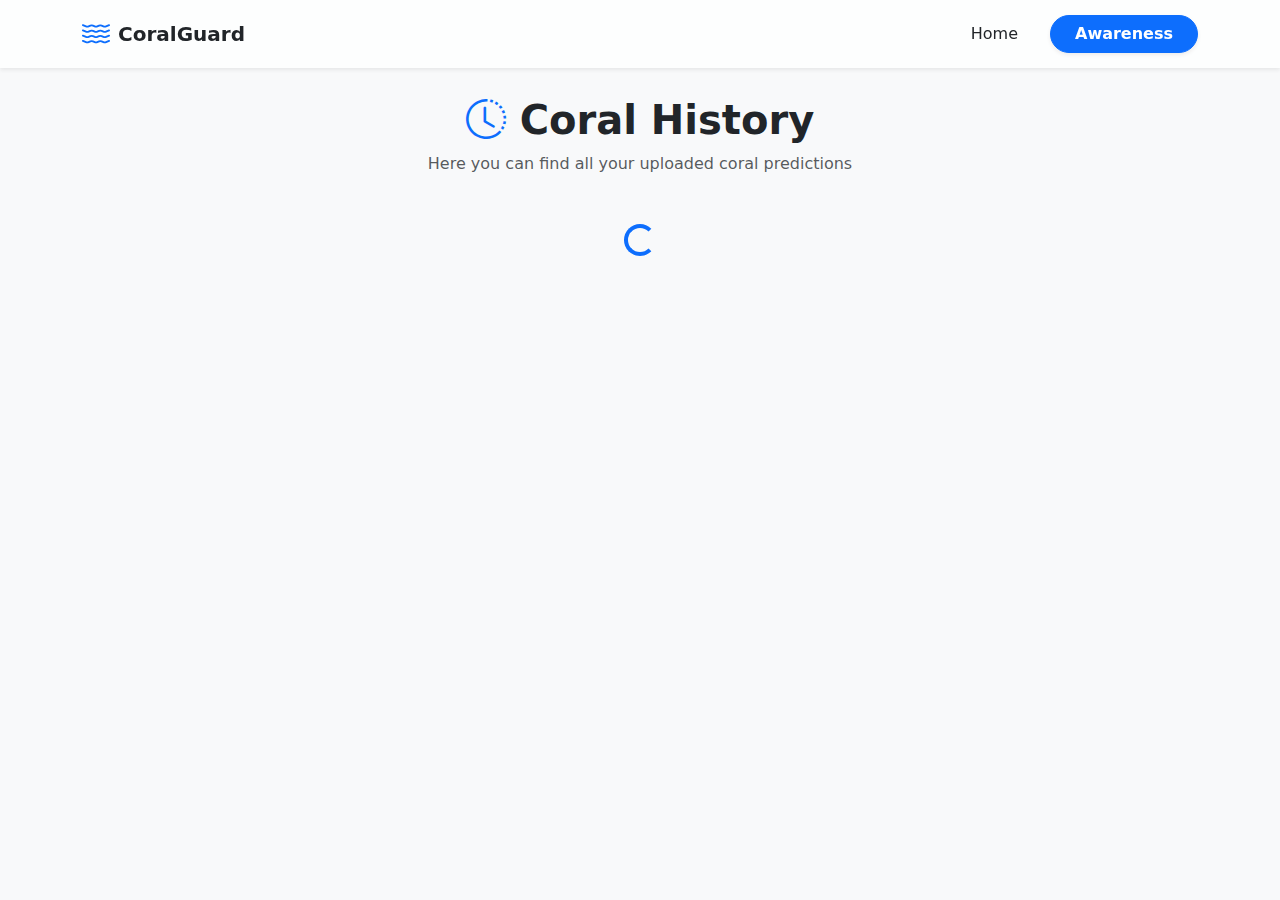
<file: src/pages/Coral_History.html>
<!DOCTYPE html>
<html lang="en">
  <head>
    <meta charset="UTF-8" />
    <meta name="viewport" content="width=device-width, initial-scale=1" />
    <title>Coral Data</title>
    <!-- Bootstrap CSS -->
    <link
      href="https://cdn.jsdelivr.net/npm/bootstrap@5.3.3/dist/css/bootstrap.min.css"
      rel="stylesheet"
    />
    <link
      href="https://cdn.jsdelivr.net/npm/bootstrap-icons/font/bootstrap-icons.css"
      rel="stylesheet"
    />
  </head>
  <body class="bg-light">
    <!-- Bootstrap Navbar -->
    <!-- Header -->
    <!-- Header -->
    <nav
      class="navbar navbar-expand-lg fixed-top bg-white bg-opacity-75 shadow-sm"
      style="backdrop-filter: blur(12px)"
    >
      <div class="container d-flex align-items-center justify-content-between">
        <!-- Logo -->
        <a
          class="navbar-brand d-flex align-items-center gap-2 fw-bold text-dark"
          href="#"
        >
          <i class="bi bi-water text-primary fs-3"></i>
          CoralGuard
        </a>

        <!-- Toggler -->
        <button
          class="navbar-toggler"
          type="button"
          data-bs-toggle="collapse"
          data-bs-target="#navbarNav"
        >
          <span class="navbar-toggler-icon"></span>
        </button>

        <!-- Links -->
        <div
          class="collapse navbar-collapse justify-content-end"
          id="navbarNav"
        >
          <ul class="navbar-nav align-items-lg-center gap-lg-4">
            <li class="nav-item">
              <a
                class="nav-link text-dark fw-medium"
                onclick="window.location.href='/#home'"
                >Home</a
              >
            </li>

            <li class="nav-item">
              <button
                onclick="window.location.href='./understanding.html'"
                class="btn btn-primary rounded-pill px-4 fw-bold shadow-sm"
              >
                Awareness
              </button>
            </li>
          </ul>
        </div>
      </div>
    </nav>

    <div class="container py-5 mt-5">
      <div class="text-center mb-5">
        <h1 class="fw-bold">
          <i class="bi bi-clock-history text-primary"></i>
          Coral History
        </h1>
        <p class="text-muted">
          Here you can find all your uploaded coral predictions
        </p>
      </div>

      <!-- Spinner -->
      <div id="loader" class="d-flex justify-content-center my-5">
        <div class="spinner-border text-primary" role="status">
          <span class="visually-hidden">Loading...</span>
        </div>
      </div>

      <div id="dataContainer" class="row g-4 d-none">
        <!-- Cards will be injected here -->
      </div>

      <div id="Error_message"></div>
    </div>

    <!-- Bootstrap JS -->
    <script src="https://cdn.jsdelivr.net/npm/bootstrap@5.3.3/dist/js/bootstrap.bundle.min.js"></script>
    <script src="../JS/CoralGistory.js"></script>
  </body>
</html>
</file>
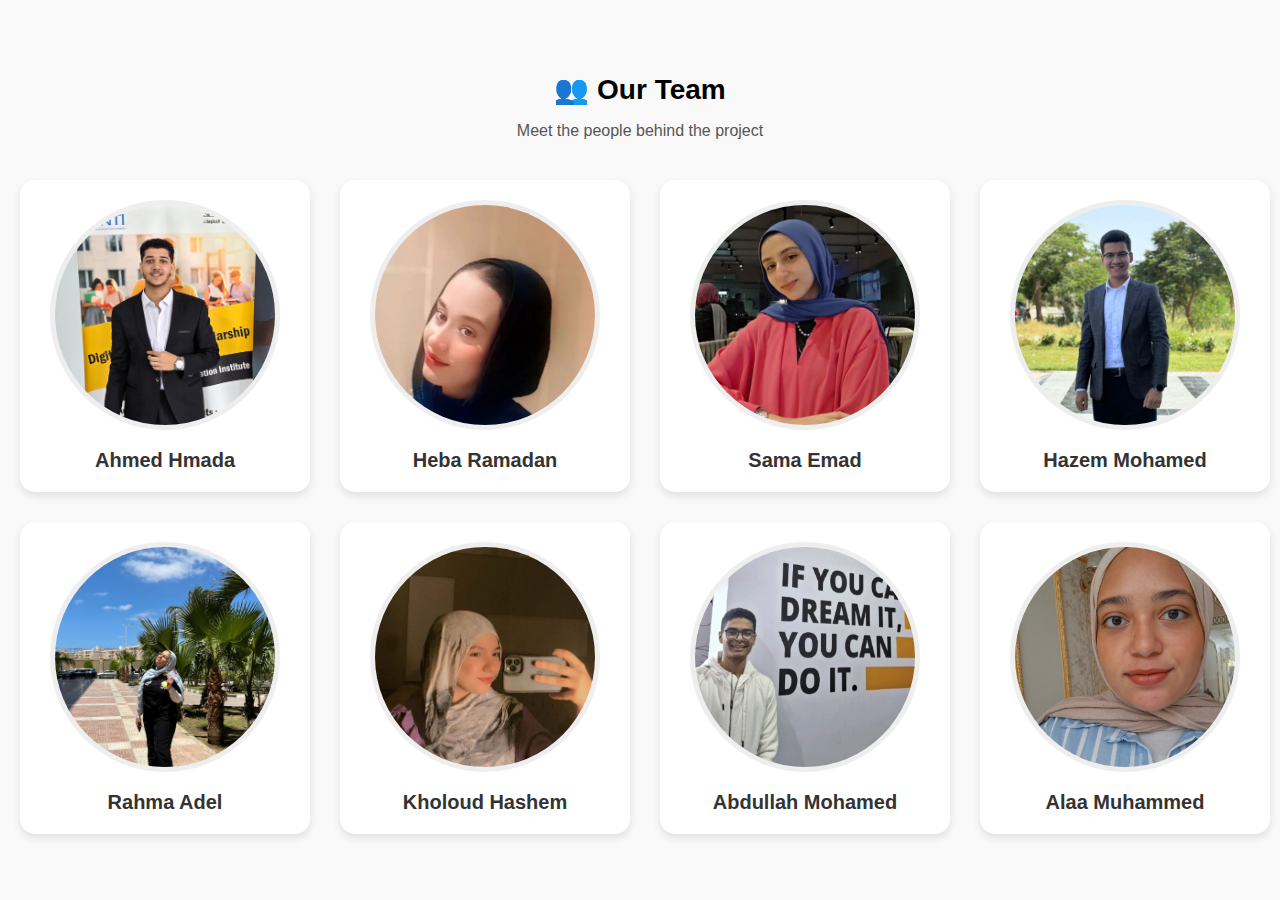
<file: src/pages/teamMembers.html>
<!DOCTYPE html>
<html lang="en">
<head>
  <meta charset="UTF-8">
  <meta name="viewport" content="width=device-width, initial-scale=1.0">
  <title>Our Team</title>
  <link rel="stylesheet" href="../styles/TeamMembers.css">
</head>
<body>

  <section class="team-section">
    <h2>👥 Our Team</h2>
    <p>Meet the people behind the project</p>

    <div class="team-container">
      <div class="member">
        <img src="../images/ahmed.jpg" alt="Ahmed Hamada">
        <h3>Ahmed Hmada</h3>
      </div>
      <div class="member">
        <img src="../images/heba.jpg" alt="Heba Ramadan">
        <h3>Heba Ramadan</h3>
      </div>
      <div class="member">
        <img src="../images/Sama (2).jpg" alt="Sama Emad">
        <h3>Sama Emad</h3>
      </div>
      <div class="member">
        <img src="../images/Hazem.jpg" alt="Zienab">
        <h3>Hazem Mohamed</h3>
      </div>
      <div class="member">
        <img src="../images/rahma.jpg" alt="Omnia">
        <h3>Rahma Adel</h3>
      </div>
      <div class="member">
        <img src="../images/kho.jpg" alt="pp">
        <h3>Kholoud Hashem</h3>
      </div>
      <div class="member">
        <img src="../images/abdullah.jpg" alt="Nour">
        <h3>Abdullah Mohamed</h3>
      </div>
      <div class="member">
        <img src="../images/Alaa.jpg" alt="Youssef">
        <h3>Alaa Muhammed</h3>
      </div>
    </div>
  </section>

</body>
</html>
</file>
<file: src/styles/TeamMembers.css>
body {
    font-family: Arial, sans-serif;
    margin: 0;
    padding: 0;
    background: #f9f9f9;
    text-align: center;
}

.team-section {
    padding: 50px 20px;
}

.team-section h2 {
    font-size: 28px;
    margin-bottom: 10px;
}

.team-section p {
    color: #555;
    margin-bottom: 40px;
}

.team-container {
    display: grid;
    grid-template-columns: repeat(4, 1fr); 
    gap: 30px;
    justify-items: center;
}

.member {
    background: #fff;
    padding: 20px;
    border-radius: 15px;
    box-shadow: 0 4px 8px rgba(0,0,0,0.1);
    width: 250px; 
    transition: transform 0.3s ease;
}

.member:hover {
    transform: translateY(-10px);
}

.member img {
    width: 220px;   
    height: 220px;
    border-radius: 50%;
    margin-bottom: 15px;
    border: 5px solid #eee;
    object-fit: cover;
}

.member h3 {
    margin: 0;
    font-size: 20px;
    color: #333;
}

@media (max-width: 768px) {
    .team-container {
    grid-template-columns: repeat(2, 1fr);
    }
}

@media (max-width: 480px) {
    .team-container {
    grid-template-columns: 1fr;
    }
}
</file>
